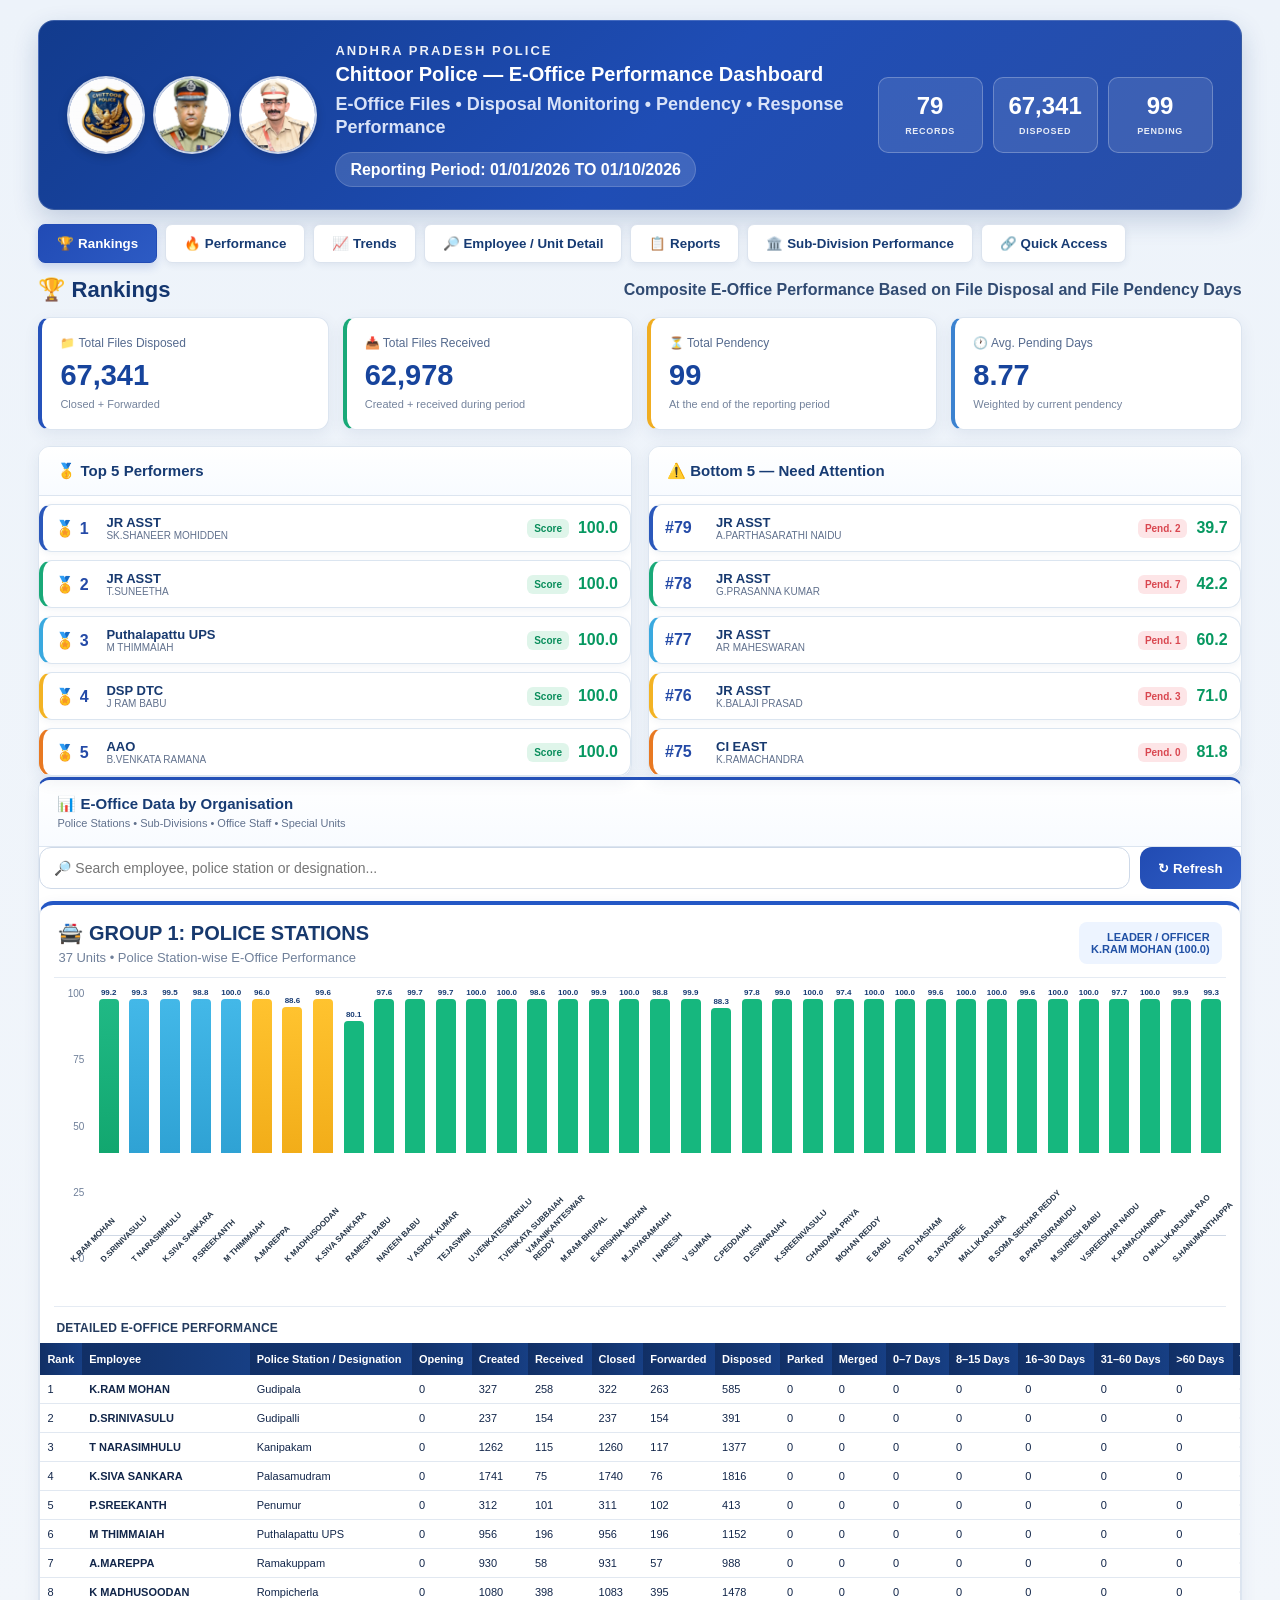
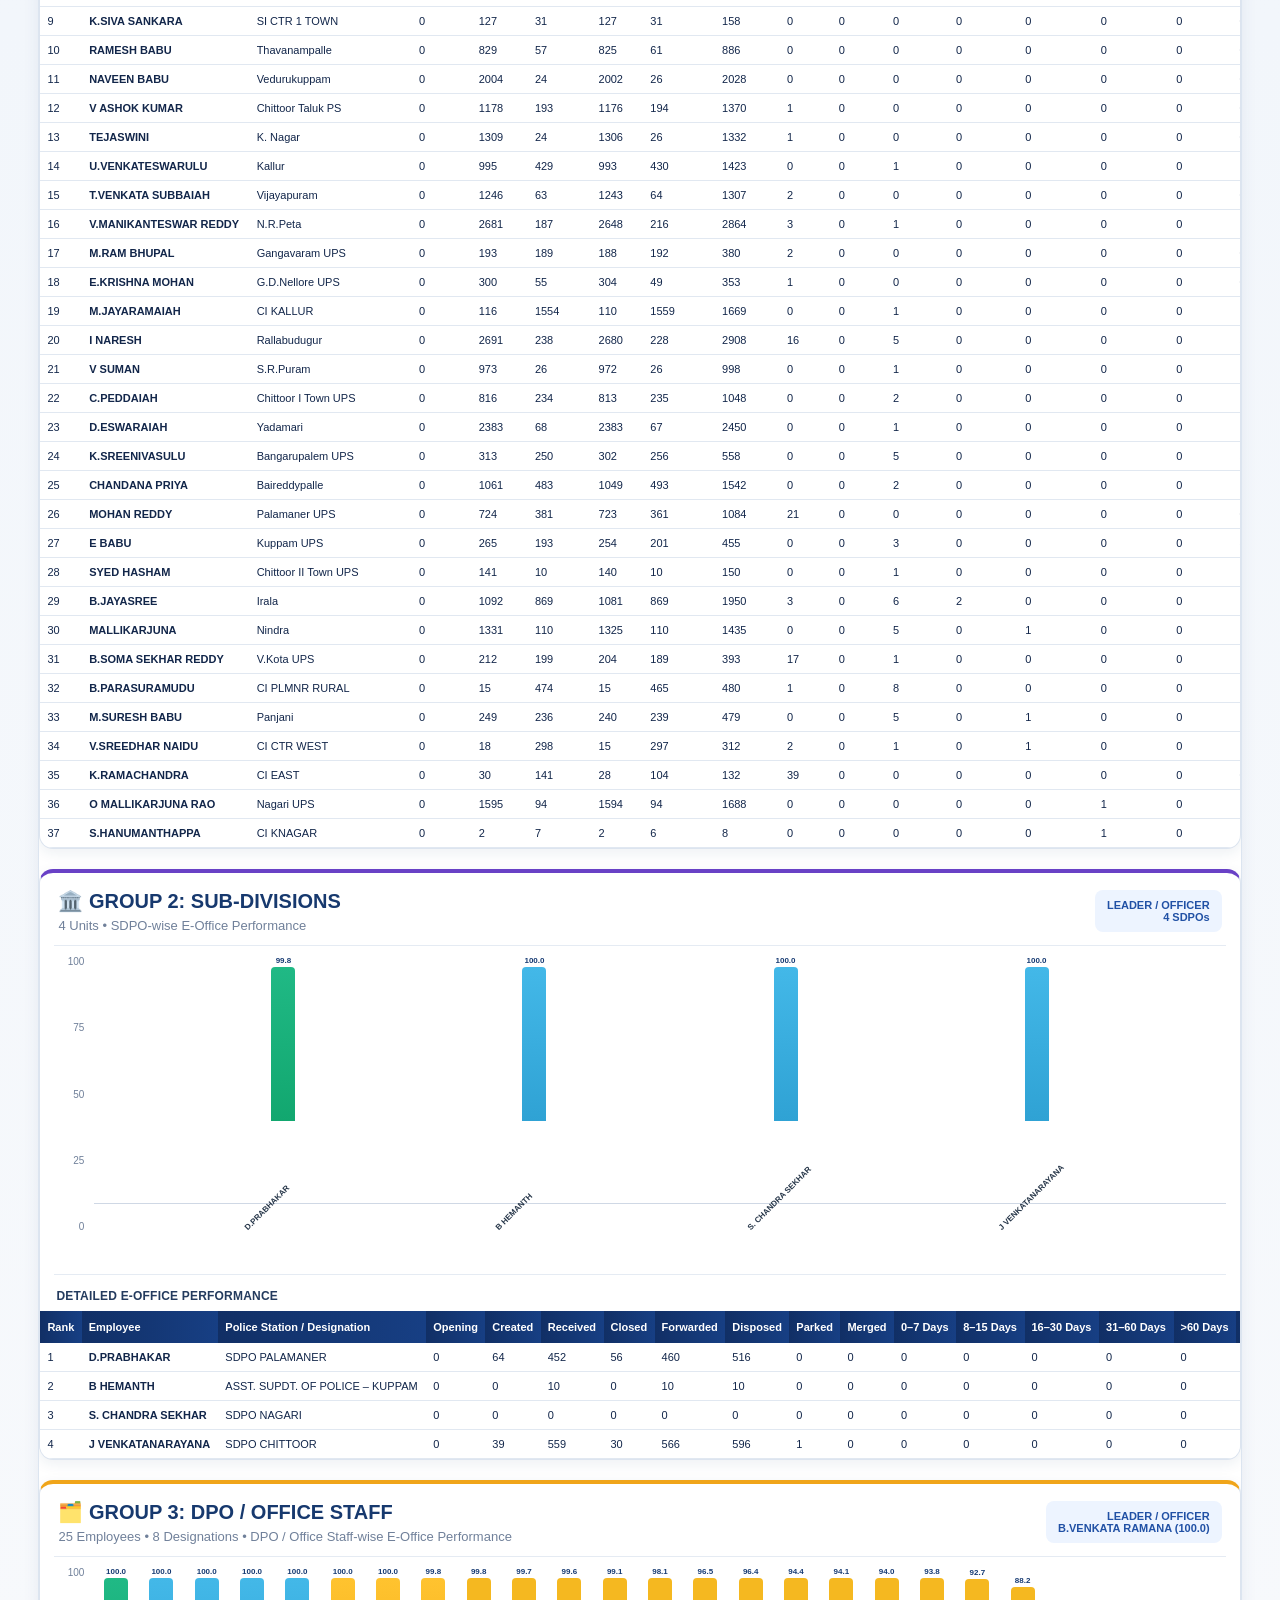
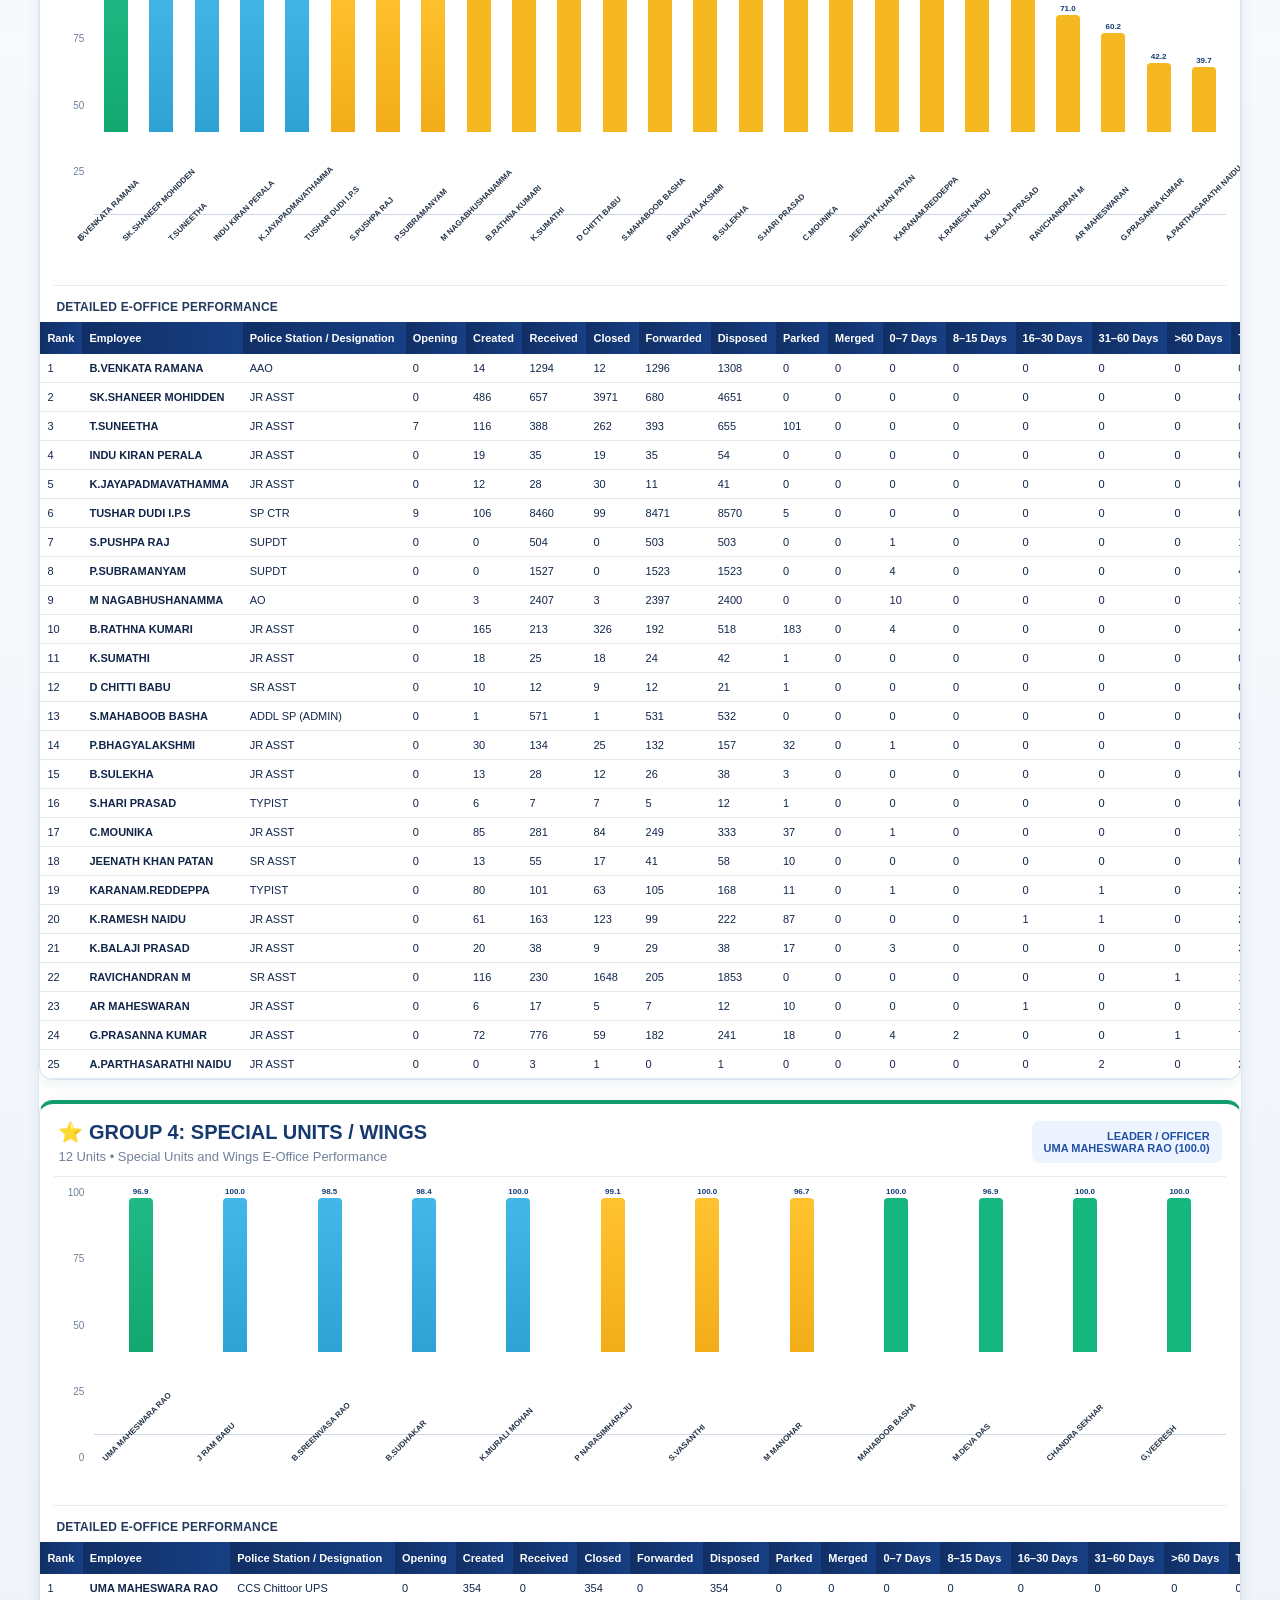
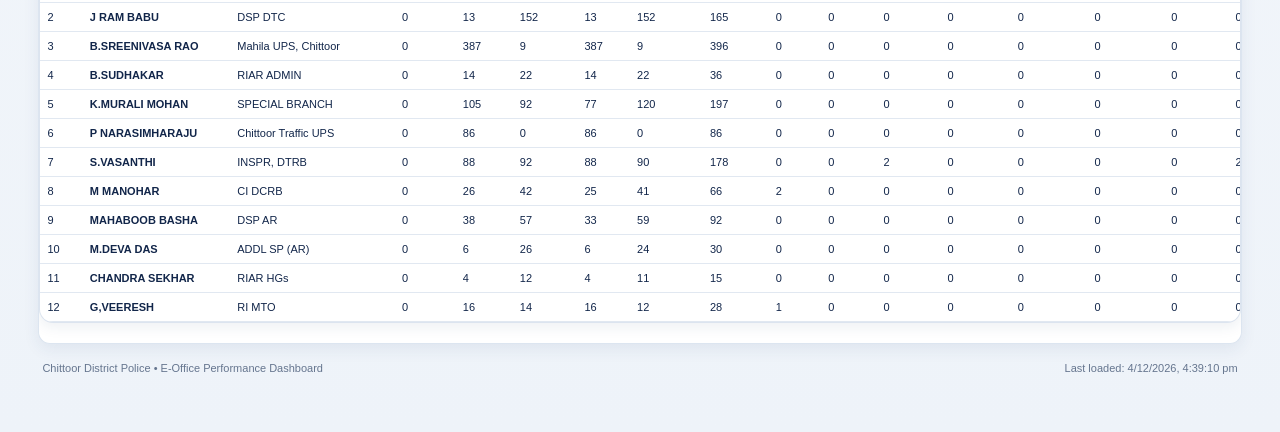
<file: index.html>
<!doctype html>
<html lang="en">
<head>
<meta charset="utf-8">
<meta name="viewport" content="width=device-width,initial-scale=1">
<title>Chittoor Police — E-Office Performance Dashboard</title>
<link rel="stylesheet" href="style.css">
</head>
<body>
<div class="page">
<header class="hero">
  <div class="brand">
    <div class="image-row">
      <div class="header-image"><img src="2222.png" alt="AP Police"></div>
      <div class="header-image"><img src="3333.png" alt="SP"></div>
      <div class="header-image"><img src="4444.png" alt="DGP"></div>
    </div>
    <div class="title-block">
      <div class="eyebrow">ANDHRA PRADESH POLICE</div>
      <h1>Chittoor Police — E-Office Performance Dashboard</h1>
      <p>E-Office Files • Disposal Monitoring • Pendency • Response Performance</p>
      <span class="period" id="period">Loading...</span>
    </div>
  </div>
  <div class="hero-stats">
    <div><strong id="unitCount">0</strong><span>RECORDS</span></div>
    <div><strong id="disposedHero">0</strong><span>DISPOSED</span></div>
    <div><strong id="pendencyHero">0</strong><span>PENDING</span></div>
  </div>
</header>
<nav class="tabs">
  <button class="tab active" data-target="rankings">🏆 Rankings</button>
  <button class="tab" data-target="performance">🔥 Performance</button>
  <button class="tab" data-target="trends">📈 Trends</button>
  <button class="tab" data-target="details">🔎 Employee / Unit Detail</button>
  <button class="tab" data-target="reports">📋 Reports</button>
  <button class="tab" onclick="location.href='subdivision.html'">🏛️ Sub-Division Performance</button>
  <button class="tab" onclick="location.href='quicklinks.html'">🔗 Quick Access</button>
</nav>
<main>
<section id="rankings" class="section active-section">
  <div class="section-title"><h2>🏆 Rankings</h2><span style="font-weight:700;">Composite E-Office Performance Based on File Disposal and File Pendency Days</span></div>
  <div class="cards">
    <article><span>📁 Total Files Disposed</span><strong id="disposedTotal">0</strong><small>Closed + Forwarded</small></article>
    <article><span>📥 Total Files Received</span><strong id="receivedTotal">0</strong><small>Created + received during period</small></article>
    <article><span>⏳ Total Pendency</span><strong id="pendencyTotal">0</strong><small>At the end of the reporting period</small></article>
    <article><span>🕐 Avg. Pending Days</span><strong id="avgPending">0.00</strong><small>Weighted by current pendency</small></article>
  </div>
  <div class="two-col">
    <div class="panel"><div class="panel-head"><h3>🥇 Top 5 Performers</h3></div><div id="topList"></div></div>
    <div class="panel"><div class="panel-head"><h3>⚠️ Bottom 5 — Need Attention</h3></div><div id="bottomList"></div></div>
  </div>
  <div class="panel chart-panel" id="oldCompositePanel">
    <div class="panel-head"><h3>Composite Score — Top E-Office Records</h3><span id="chartNote"></span></div>
    <div class="chart-scroll"><div id="barChart" class="bar-chart"></div></div>
  </div>
  <div class="panel organisation-wrapper">
    <div class="panel-head"><div><h3>📊 E-Office Data by Organisation</h3><span>Police Stations • Sub-Divisions • Office Staff • Special Units</span></div><span id="tableCount">0 records</span></div>
    <div class="toolbar"><input id="searchRank" placeholder="🔎 Search employee, police station or designation..."><button id="refresh" class="refresh">↻ Refresh</button></div>
    <div id="groupSummaryTabs"></div>
    <div id="groupedEoffice"></div>
  </div>
</section>
<section id="performance" class="section"><div class="section-title"><h2>🔥 Performance</h2><span>Disposal and pendency indicators</span></div><div class="panel"><div id="performanceGrid" class="performance-grid"></div></div></section>
<section id="trends" class="section"><div class="section-title"><h2>📈 Trends & Summary</h2><span>Reporting-period summary</span></div><div class="two-col"><div class="panel"><div class="panel-head"><h3>File Movement</h3></div><div id="movementBars" class="simple-bars"></div></div><div class="panel"><div class="panel-head"><h3>Pendency Age</h3></div><div id="pendencyBars" class="simple-bars"></div></div></div></section>
<section id="details" class="section"><div class="section-title"><h2>🔎 Police Station / Employee Detail</h2><span>Search every E-Office record</span></div><div class="panel"><div class="toolbar"><input id="searchDetail" placeholder="🔎 Search employee, station or designation"></div><div class="table-wrap"><table><thead><tr><th>S.No</th><th>Employee</th><th>Station / Designation</th><th>Opening</th><th>Created</th><th>Received</th><th>Closed</th><th>Forwarded</th><th>Disposed</th><th>Parked</th><th>Merged</th><th>Pendency</th><th>Avg Days</th><th>Score</th></tr></thead><tbody id="detailTable"></tbody></table></div></div></section>
<section id="reports" class="section"><div class="section-title"><h2>📋 Reports</h2><span>District figures calculated from data.json</span></div><div class="cards" id="reportCards"></div></section>
</main>
<footer><span>Chittoor District Police • E-Office Performance Dashboard</span><span id="lastLoaded"></span></footer>
</div>
<script src="script.js"></script>
<script src="layout-fix.js"></script>
</body>
</html>
</file>
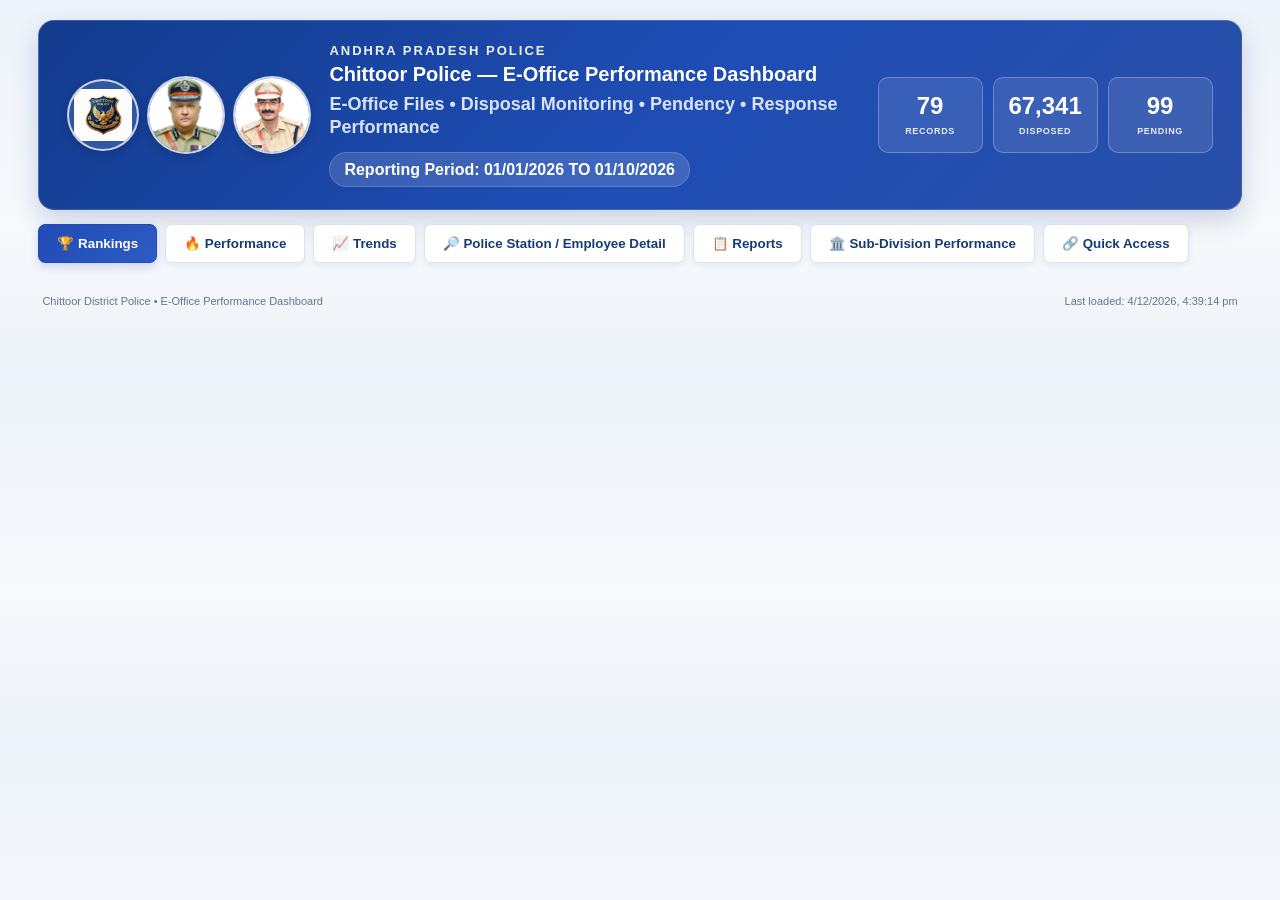
<file: index_fresh.html>
<!doctype html>
<html lang="en">
<head>
<meta charset="utf-8">
<meta name="viewport" content="width=device-width,initial-scale=1">
<title>Chittoor Police — E-Office Performance Dashboard</title>
<link rel="stylesheet" href="style.css">
</head>

<body>
<div class="page">

<header class="hero">
  <div class="brand">
    <div class="image-row">
      <div class="header-image logo-img"><img src="2222.png" alt="AP Police"></div>
      <div class="header-image officer"><img src="3333.png" alt="SP"></div>
      <div class="header-image officer"><img src="4444.png" alt="DGP"></div>
    </div>

    <div class="title-block">
      <div class="eyebrow">ANDHRA PRADESH POLICE</div>
      <h1>Chittoor Police — E-Office Performance Dashboard</h1>
      <p>E-Office Files • Disposal Monitoring • Pendency • Response Performance</p>
      <span class="period" id="period">Loading...</span>
    </div>
  </div>

  <div class="hero-stats">
    <div><strong id="unitCount">0</strong><span>RECORDS</span></div>
    <div><strong id="disposedHero">0</strong><span>DISPOSED</span></div>
    <div><strong id="pendencyHero">0</strong><span>PENDING</span></div>
  </div>
</header>

<nav class="tabs">
  <button class="tab active" data-target="rankings">🏆 Rankings</button>
  <button class="tab" data-target="performance">🔥 Performance</button>
  <button class="tab" data-target="trends">📈 Trends</button>
  <button class="tab" data-target="details">🔎 Police Station / Employee Detail</button>
  <button class="tab" data-target="reports">📋 Reports</button>
  <button class="tab" onclick="location.href='subdivision.html'">🏛️ Sub-Division Performance</button>
  <button class="tab" onclick="location.href='quicklinks.html'">🔗 Quick Access</button>
</nav>

<main>

<section id="rankings" class="section active">
  <div class="section-title">
    <h2>🏆 Rankings</h2>
    <span>Composite E-Office performance based on disposal and pendency indicators</span>
  </div>

  <div class="cards">
    <article><span>📁 Total Files Disposed</span><strong id="disposedTotal">0</strong><small>Closed + Forwarded</small></article>
    <article><span>📥 Total Files Received</span><strong id="receivedTotal">0</strong><small>Created + received during period</small></article>
    <article><span>⏳ Total Pendency</span><strong id="pendencyTotal">0</strong><small>At the end of the reporting period</small></article>
    <article><span>🕐 Avg. Pending Days</span><strong id="avgPending">0.00</strong><small>Weighted by current pendency</small></article>
  </div>

  <div class="two-col">
    <div class="panel">
      <div class="panel-head"><h3>🥇 Top 5 Performers</h3><span>Higher score</span></div>
      <div id="topList"></div>
    </div>
    <div class="panel">
      <div class="panel-head"><h3>⚠️ Bottom 5 — Need Attention</h3><span>Lower score</span></div>
      <div id="bottomList"></div>
    </div>
  </div>

  <div class="panel chart-panel">
    <div class="panel-head">
      <h3>Composite Score — Top E-Office Records</h3>
      <span id="chartNote"></span>
    </div>
    <div class="chart-scroll"><div id="barChart" class="bar-chart"></div></div>
  </div>

  <div class="panel">
    <div class="panel-head">
      <div>
        <h3>📊 E-Office Data by Organisation</h3>
        <span>Police Stations • Sub-Divisions • Office Staff • Special Units</span>
      </div>
      <span id="tableCount">0 records</span>
    </div>

    <div class="toolbar">
      <input id="searchRank" placeholder="🔎 Search employee, police station or designation...">
      <button id="refresh" class="refresh">↻ Refresh</button>
    </div>

    <div id="groupSummaryTabs" class="group-summary-tabs"></div>
    <div id="groupedEoffice" class="grouped-eoffice"></div>
  </div>
</section>

<section id="performance" class="section">
  <div class="section-title">
    <h2>🔥 Performance</h2>
    <span>Disposal and pendency indicators</span>
  </div>
  <div class="panel">
    <div class="toolbar"><input id="perfSearch" placeholder="Search employee / designation / station"></div>
    <div id="performanceGrid" class="performance-grid"></div>
  </div>
</section>

<section id="trends" class="section">
  <div class="section-title">
    <h2>📈 Trends & Summary</h2>
    <span>Reporting-period summary</span>
  </div>
  <div class="two-col">
    <div class="panel"><div class="panel-head"><h3>File Movement</h3></div><div id="movementBars" class="simple-bars"></div></div>
    <div class="panel"><div class="panel-head"><h3>Pendency Age</h3></div><div id="pendencyBars" class="simple-bars"></div></div>
  </div>
</section>

<section id="details" class="section">
  <div class="section-title">
    <h2>🔎 Police Station / Employee Detail</h2>
    <span>Search every E-Office record</span>
  </div>
  <div class="panel">
    <div class="toolbar"><input id="searchDetail" placeholder="🔎 Search employee, station or designation"></div>
    <div class="table-wrap">
      <table>
        <thead>
          <tr>
            <th>S.No</th><th>Employee</th><th>Station / Designation</th>
            <th>Opening</th><th>Created</th><th>Received</th><th>Closed</th>
            <th>Forwarded</th><th>Disposed</th><th>Parked</th><th>Merged</th>
            <th>Pendency</th><th>Avg Days</th><th>Score</th>
          </tr>
        </thead>
        <tbody id="detailTable"></tbody>
      </table>
    </div>
  </div>
</section>

<section id="reports" class="section">
  <div class="section-title">
    <h2>📋 Reports</h2>
    <span>District figures calculated from data.json</span>
  </div>
  <div class="cards" id="reportCards"></div>
</section>

</main>

<footer>
  <span>Chittoor District Police • E-Office Performance Dashboard</span>
  <span id="lastLoaded"></span>
</footer>

</div>
<script src="script.js"></script>
</body>
</html>
</file>
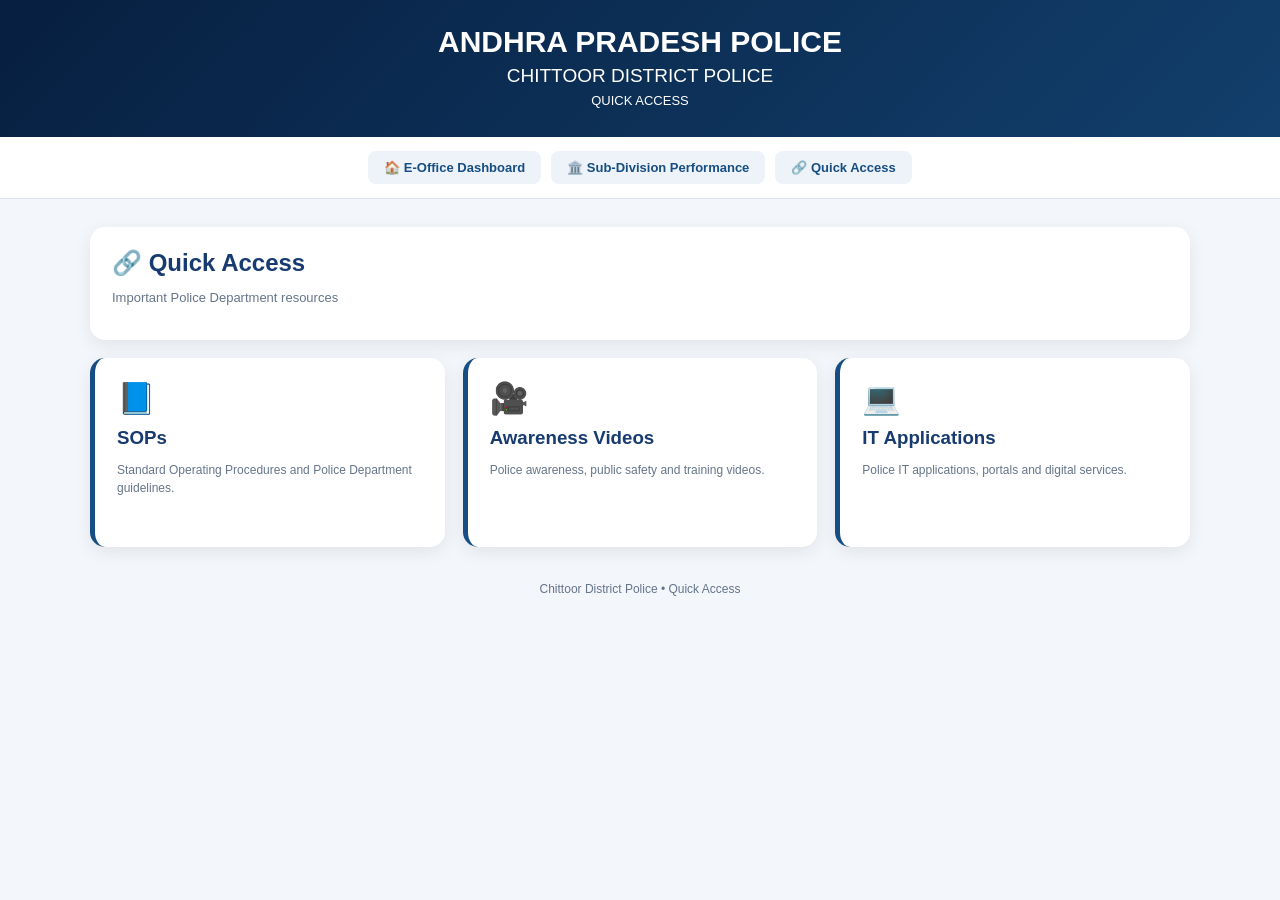
<file: quicklinks.html>
<!DOCTYPE html><html lang="en"><head><meta charset="UTF-8"><meta name="viewport" content="width=device-width, initial-scale=1.0"><title>Chittoor Police — Quick Access</title><style>body{margin:0;font-family:Arial,sans-serif;background:#f3f6fa;color:#173b70}.header{background:linear-gradient(135deg,#071f40,#123f6c);color:white;text-align:center;padding:25px 20px}.header h1{margin:0;font-size:30px}.header h2{margin:6px 0;font-size:19px;font-weight:500}.header p{margin:4px 0;font-size:13px}.navigation{background:white;padding:14px;display:flex;justify-content:center;gap:10px;border-bottom:1px solid #dce3ec}.navigation a{text-decoration:none;background:#eef3f9;color:#164d82;padding:9px 16px;border-radius:8px;font-size:13px;font-weight:600}.container{max-width:1100px;margin:28px auto;padding:0 18px}.title-box,.card{background:white;border-radius:15px;box-shadow:0 5px 18px rgba(0,0,0,.08)}.title-box{padding:22px;margin-bottom:18px}.title-box h2{margin:0}.title-box p{color:#66758a;font-size:13px}.grid{display:grid;grid-template-columns:repeat(3,1fr);gap:18px}.card{min-height:145px;padding:22px;border-left:5px solid #164d82;text-decoration:none;color:#173b70}.icon{font-size:31px;margin-bottom:10px}.card h3{margin:0 0 7px}.card p{color:#66758a;font-size:12px;line-height:1.5}.footer{text-align:center;margin:35px;color:#64748b;font-size:12px}@media(max-width:850px){.grid{grid-template-columns:1fr}}</style></head><body><header class="header"><h1>ANDHRA PRADESH POLICE</h1><h2>CHITTOOR DISTRICT POLICE</h2><p>QUICK ACCESS</p></header><nav class="navigation"><a href="index.html">🏠 E-Office Dashboard</a><a href="subdivision.html">🏛️ Sub-Division Performance</a><a href="quicklinks.html">🔗 Quick Access</a></nav><div class="container"><div class="title-box"><h2>🔗 Quick Access</h2><p>Important Police Department resources</p></div><div class="grid"><a class="card" href="https://drive.google.com/drive/folders/1OTneCnMwI_nsI4-7YDTkQs1KQPkUOnFm?usp=drive_link" target="_blank" rel="noopener"><div class="icon">📘</div><h3>SOPs</h3><p>Standard Operating Procedures and Police Department guidelines.</p></a><a class="card" href="https://drive.google.com/drive/folders/1JVEKYLa0j40n0JLlj2jxXUQK774HlpOB?usp=drive_link" target="_blank" rel="noopener"><div class="icon">🎥</div><h3>Awareness Videos</h3><p>Police awareness, public safety and training videos.</p></a><a class="card" href="https://drive.google.com/drive/folders/1Esu62Kd7NZ_ubNUMI7EvbJ5aHXI6GnXu?usp=drive_link" target="_blank" rel="noopener"><div class="icon">💻</div><h3>IT Applications</h3><p>Police IT applications, portals and digital services.</p></a></div><div class="footer">Chittoor District Police • Quick Access</div></div></body></html>
</file>
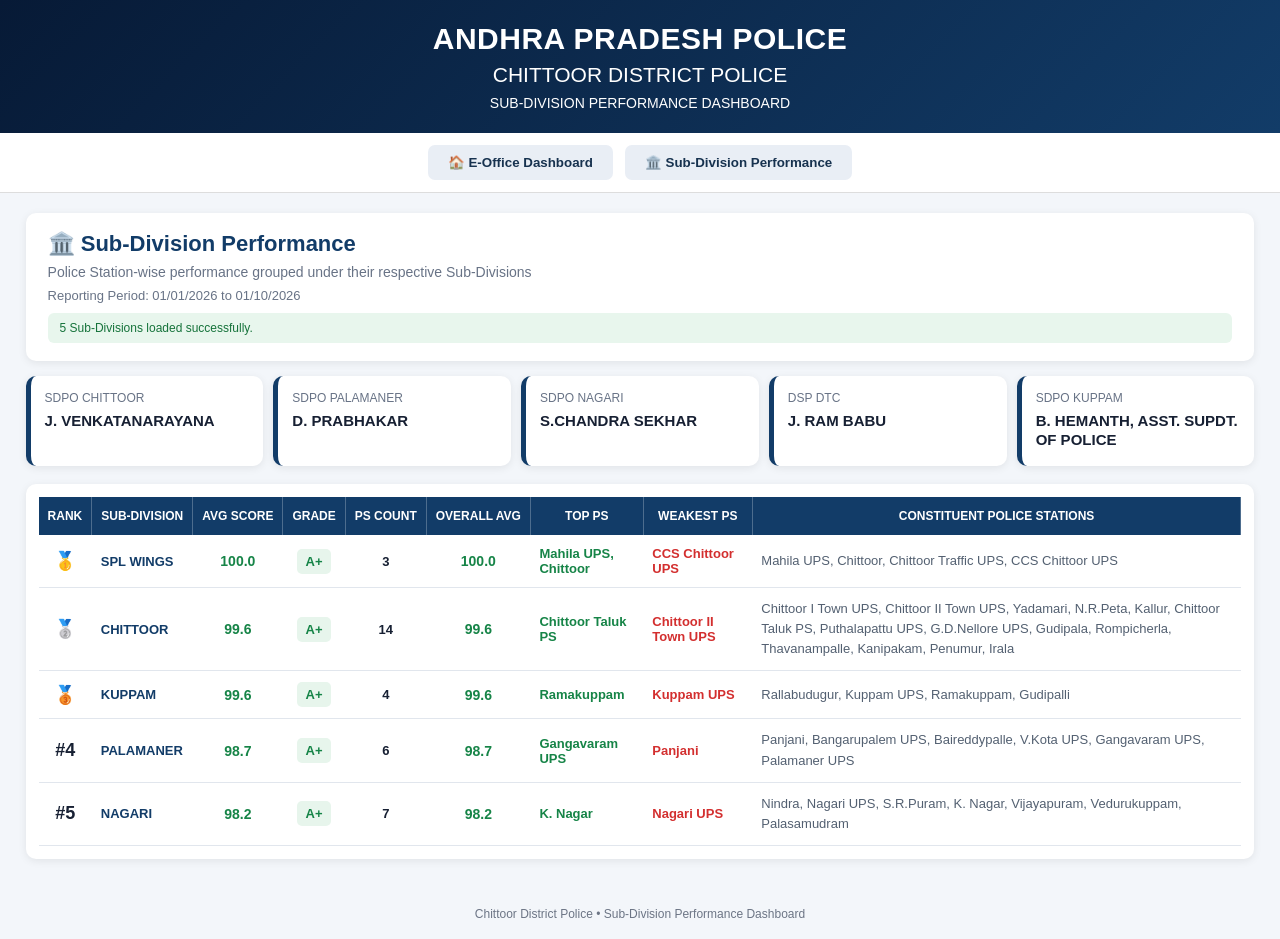
<file: subdivision.html>
<!DOCTYPE html>
<html lang="en">
<head>

<meta charset="UTF-8">

<meta name="viewport"
      content="width=device-width, initial-scale=1.0">

<title>
Chittoor Police - Sub-Division Performance
</title>


<style>

/* =========================================================
   GLOBAL
========================================================= */

*{
    box-sizing:border-box;
}

body{

    margin:0;

    font-family:
    Arial,
    Helvetica,
    sans-serif;

    background:#f3f6fa;

    color:#172033;

}


/* =========================================================
   HEADER
========================================================= */

.header{

    background:
    linear-gradient(
        135deg,
        #071a36,
        #123c68
    );

    color:white;

    padding:22px 30px;

    text-align:center;

    box-shadow:
    0 3px 12px rgba(0,0,0,.20);

}

.header h1{

    margin:0;

    font-size:30px;

    letter-spacing:.5px;

}

.header h2{

    margin:7px 0 0;

    font-size:21px;

    font-weight:500;

}

.header p{

    margin:8px 0 0;

    font-size:14px;

}


/* =========================================================
   NAVIGATION
========================================================= */

.nav{

    background:white;

    padding:12px 20px;

    display:flex;

    justify-content:center;

    gap:12px;

    border-bottom:
    1px solid #ddd;

}

.nav button{

    border:none;

    padding:
    10px 20px;

    border-radius:7px;

    background:#e9eef5;

    cursor:pointer;

    font-weight:bold;

    color:#17324f;

}

.nav button:hover{

    background:#d7e4f2;

}


/* =========================================================
   MAIN CONTAINER
========================================================= */

.container{

    width:96%;

    max-width:1500px;

    margin:
    20px auto 30px;

}


/* =========================================================
   TITLE CARD
========================================================= */

.title-card{

    background:white;

    padding:
    18px 22px;

    border-radius:10px;

    margin-bottom:15px;

    box-shadow:
    0 2px 8px rgba(0,0,0,.08);

}

.title-card h2{

    margin:0;

    color:#123c68;

    font-size:22px;

}

.title-card p{

    margin:
    7px 0 0;

    color:#687386;

    font-size:14px;

}

#status{

    margin-top:8px;

    font-size:13px;

    color:#687386;

}


/* =========================================================
   OFFICER CARDS
========================================================= */

.officer-grid{

    display:grid;

    grid-template-columns:
    repeat(5,1fr);

    gap:10px;

    margin-bottom:18px;

}

.officer-card{

    background:white;

    min-height:90px;

    padding:
    15px 14px;

    border-radius:10px;

    box-shadow:
    0 2px 8px rgba(0,0,0,.08);

    border-left:
    5px solid #123c68;

}

.officer-card .designation{

    font-size:12px;

    color:#687386;

    margin-bottom:7px;

}

.officer-card .name{

    font-size:15px;

    font-weight:bold;

    color:#172033;

    line-height:1.25;

}


/* =========================================================
   TABLE CARD
========================================================= */

.table-card{

    background:white;

    padding:13px;

    border-radius:10px;

    box-shadow:
    0 2px 8px rgba(0,0,0,.08);

    overflow-x:auto;

}


/* =========================================================
   TABLE
========================================================= */

table{

    width:100%;

    min-width:1200px;

    border-collapse:
    collapse;

}

thead th{

    background:#123c68;

    color:white;

    padding:
    12px 9px;

    font-size:12px;

    text-align:center;

    border-right:
    1px solid rgba(255,255,255,.25);

    white-space:nowrap;

}

tbody td{

    padding:
    11px 9px;

    border-bottom:
    1px solid #e1e6ed;

    text-align:center;

    font-size:13px;

    vertical-align:middle;

}

tbody tr:hover{

    background:#f7faff;

}


/* =========================================================
   TABLE CELLS
========================================================= */

.rank{

    font-size:18px;

    font-weight:bold;

    white-space:nowrap;

}

.subdivision{

    text-align:left !important;

    font-weight:bold;

    color:#123c68;

    white-space:nowrap;

}

.score{

    color:#168447;

    font-weight:bold;

    font-size:14px;

}

.grade{

    display:inline-block;

    min-width:34px;

    padding:
    5px 8px;

    border-radius:5px;

    background:#e7f5ec;

    color:#158447;

    font-weight:bold;

}

.top{

    color:#168447;

    font-weight:bold;

    text-align:left !important;

}

.weak{

    color:#d32f2f;

    font-weight:bold;

    text-align:left !important;

}

.stations{

    text-align:left !important;

    line-height:1.55;

    min-width:300px;

    color:#536071;

}


/* =========================================================
   STATION DETAILS
========================================================= */

.station-count{

    font-weight:bold;

}


/* =========================================================
   ERROR BOX
========================================================= */

.error-box{

    display:none;

    margin-top:15px;

    padding:
    18px;

    background:#fde2e2;

    color:#b42318;

    border-radius:8px;

    text-align:center;

    font-weight:bold;

    line-height:1.6;

}


/* =========================================================
   SUCCESS BOX
========================================================= */

.success-box{

    display:none;

    margin-top:10px;

    padding:8px 12px;

    background:#e8f6ed;

    color:#16733b;

    border-radius:6px;

    font-size:12px;

}


/* =========================================================
   FOOTER
========================================================= */

.footer{

    text-align:center;

    padding:
    18px;

    color:#6c7585;

    font-size:12px;

}


/* =========================================================
   RESPONSIVE
========================================================= */

@media(max-width:1100px){

    .officer-grid{

        grid-template-columns:
        repeat(3,1fr);

    }

}


@media(max-width:700px){

    .header h1{

        font-size:23px;

    }

    .header h2{

        font-size:17px;

    }

    .officer-grid{

        grid-template-columns:
        1fr;

    }

    .container{

        width:98%;

    }

    .nav{

        flex-wrap:wrap;

    }

}

</style>

</head>


<body>


<!-- =======================================================
     HEADER
======================================================== -->

<header class="header">

    <h1>
        ANDHRA PRADESH POLICE
    </h1>

    <h2>
        CHITTOOR DISTRICT POLICE
    </h2>

    <p>
        SUB-DIVISION PERFORMANCE DASHBOARD
    </p>

</header>


<!-- =======================================================
     NAVIGATION
======================================================== -->

<nav class="nav">

    <button onclick="goHome()">
        🏠 E-Office Dashboard
    </button>

    <button>
        🏛️ Sub-Division Performance
    </button>

</nav>


<!-- =======================================================
     MAIN
======================================================== -->

<main class="container">


    <!-- TITLE -->

    <section class="title-card">

        <h2>
            🏛️ Sub-Division Performance
        </h2>

        <p>
            Police Station-wise performance grouped under
            their respective Sub-Divisions
        </p>

        <div id="status">
            Loading Sub-Division performance data...
        </div>

        <div id="successBox"
             class="success-box">
        </div>

    </section>



    <!-- ===================================================
         OFFICER CARDS
    ==================================================== -->

    <section class="officer-grid">


        <div class="officer-card">

            <div class="designation">
                SDPO CHITTOOR
            </div>

            <div class="name">
                J. VENKATANARAYANA
            </div>

        </div>


        <div class="officer-card">

            <div class="designation">
                SDPO PALAMANER
            </div>

            <div class="name">
                D. PRABHAKAR
            </div>

        </div>


        <div class="officer-card">

            <div class="designation">
              SDPO NAGARI
            </div>

            <div class="name">
                S.CHANDRA SEKHAR
            </div>

        </div>


        <div class="officer-card">

            <div class="designation">
                DSP DTC
            </div>

            <div class="name">
                J. RAM BABU
            </div>

        </div>


        <div class="officer-card">

            <div class="designation">
                SDPO KUPPAM
            </div>

            <div class="name">
                B. HEMANTH, ASST. SUPDT. OF POLICE
            </div>

        </div>


    </section>



    <!-- ===================================================
         PERFORMANCE TABLE
    ==================================================== -->

    <section class="table-card">

        <table>

            <thead>

                <tr>

                    <th>
                        RANK
                    </th>

                    <th>
                        SUB-DIVISION
                    </th>

                    <th>
                        AVG SCORE
                    </th>

                    <th>
                        GRADE
                    </th>

                    <th>
                        PS COUNT
                    </th>

                    <th>
                        OVERALL AVG
                    </th>

                    <th>
                        TOP PS
                    </th>

                    <th>
                        WEAKEST PS
                    </th>

                    <th>
                        CONSTITUENT POLICE STATIONS
                    </th>

                </tr>

            </thead>


            <tbody id="subDivisionTable">

                <tr>

                    <td colspan="9"
                        style="
                        padding:25px;
                        color:#687386;
                        ">

                        Loading data...

                    </td>

                </tr>

            </tbody>

        </table>


        <!-- ERROR -->

        <div id="errorBox"
             class="error-box">
        </div>


    </section>


</main>


<!-- =======================================================
     FOOTER
======================================================== -->

<footer class="footer">

    Chittoor District Police •
    Sub-Division Performance Dashboard

</footer>



<script>

/* =========================================================
   HOME BUTTON
========================================================= */

function goHome(){

    window.location.href =
        "index.html";

}


/* =========================================================
   GRADE
========================================================= */

function getGrade(score){

    score =
        Number(score) || 0;


    if(score >= 80){

        return "A+";

    }

    if(score >= 70){

        return "A";

    }

    if(score >= 60){

        return "B";

    }

    if(score >= 50){

        return "C";

    }

    return "D";

}


/* =========================================================
   RANK DISPLAY
========================================================= */

function getRankDisplay(rank){

    rank =
        Number(rank);


    if(rank === 1){

        return "🥇";

    }

    if(rank === 2){

        return "🥈";

    }

    if(rank === 3){

        return "🥉";

    }

    return "#" + rank;

}


/* =========================================================
   ESCAPE HTML
========================================================= */

function escapeHTML(value){

    if(value === null ||
       value === undefined){

        return "";

    }


    return String(value)

        .replace(/&/g,"&amp;")

        .replace(/</g,"&lt;")

        .replace(/>/g,"&gt;")

        .replace(/"/g,"&quot;")

        .replace(/'/g,"&#039;");

}


/* =========================================================
   LOAD JSON
========================================================= */

async function loadData(){

    const status =
        document.getElementById(
            "status"
        );


    const table =
        document.getElementById(
            "subDivisionTable"
        );


    const errorBox =
        document.getElementById(
            "errorBox"
        );


    const successBox =
        document.getElementById(
            "successBox"
        );


    try{


        status.textContent =
            "Loading Sub-Division performance data...";


        /*
          IMPORTANT

          This page uses ONLY:

          subdivision_data.json

          It does NOT use:

          data.json
          eoffice_data.json
        */


        const url =
            "subdivision_data.json?ts=" +
            new Date().getTime();


        const response =
            await fetch(url);


        if(!response.ok){

            throw new Error(
                "HTTP " +
                response.status +
                " - subdivision_data.json not found"
            );

        }


        const data =
            await response.json();


        /*
          OUR JSON STRUCTURE:

          {
              reporting:{...},
              subdivisions:[...]
          }
        */


        let subdivisions;


        if(Array.isArray(data)){

            subdivisions =
                data;

        }
        else if(
            data &&
            Array.isArray(
                data.subdivisions
            )
        ){

            subdivisions =
                data.subdivisions;

        }
        else{

            throw new Error(
                "Invalid JSON structure. " +
                "The file must contain a 'subdivisions' array."
            );

        }


        if(
            subdivisions.length === 0
        ){

            throw new Error(
                "No Sub-Division records found."
            );

        }


        /*
          Sort by rank
        */

        subdivisions.sort(
            function(a,b){

                return (
                    Number(a.rank || 999) -
                    Number(b.rank || 999)
                );

            }
        );


        /*
          Clear loading row
        */

        table.innerHTML = "";


        /*
          Build rows
        */

        subdivisions.forEach(
            function(item,index){

                const rank =
                    Number(
                        item.rank ||
                        index + 1
                    );


                const rankDisplay =
                    getRankDisplay(rank);


                const score =
                    Number(
                        item.average_score
                    ) || 0;


                const grade =
                    item.grade ||
                    getGrade(score);


                const psCount =
                    Number(
                        item.ps_count
                    ) || 0;


                /*
                  Station objects
                */

                const stations =
                    Array.isArray(
                        item.stations
                    )
                    ?
                    item.stations
                    :
                    [];


                /*
                  Station names
                */

                let stationNames =
                    stations
                    .map(
                        function(station){

                            return escapeHTML(
                                station.station ||
                                station.name ||
                                ""
                            );

                        }
                    )
                    .filter(
                        function(name){

                            return name !== "";

                        }
                    )
                    .join(", ");


                /*
                  If station list is not
                  inside stations array,
                  use constituent_stations
                */

                if(
                    !stationNames &&
                    Array.isArray(
                        item.constituent_stations
                    )
                ){

                    stationNames =
                        item.constituent_stations
                        .map(
                            function(s){

                                return escapeHTML(s);

                            }
                        )
                        .join(", ");

                }


                if(!stationNames){

                    stationNames =
                        "--";

                }


                /*
                  Create row
                */

                const row =
                    document.createElement("tr");


                row.innerHTML = `

                    <td class="rank">
                        ${rankDisplay}
                    </td>


                    <td class="subdivision">
                        ${escapeHTML(
                            item.subdivision ||
                            "--"
                        )}
                    </td>


                    <td class="score">
                        ${score.toFixed(1)}
                    </td>


                    <td>

                        <span class="grade">

                            ${escapeHTML(
                                grade
                            )}

                        </span>

                    </td>


                    <td class="station-count">
                        ${psCount}
                    </td>


                    <td class="score">
                        ${score.toFixed(1)}
                    </td>


                    <td class="top">

                        ${escapeHTML(
                            item.top_ps ||
                            "--"
                        )}

                    </td>


                    <td class="weak">

                        ${escapeHTML(
                            item.weakest_ps ||
                            "--"
                        )}

                    </td>


                    <td class="stations">

                        ${stationNames}

                    </td>

                `;


                table.appendChild(row);

            }
        );


        /*
          Reporting period
        */

        if(
            data.reporting &&
            data.reporting.from &&
            data.reporting.to
        ){

            status.textContent =
                "Reporting Period: " +
                data.reporting.from +
                " to " +
                data.reporting.to;

        }
        else{

            status.textContent =
                "Sub-Division performance data loaded successfully.";

        }


        /*
          Success message
        */

        successBox.style.display =
            "block";

        successBox.textContent =
            subdivisions.length +
            " Sub-Divisions loaded successfully.";


    }
    catch(error){

        console.error(
            "Sub-Division JSON Error:",
            error
        );


        status.textContent =
            "Unable to load Sub-Division performance data.";


        table.innerHTML = "";


        errorBox.style.display =
            "block";


        errorBox.innerHTML = `

            Unable to load
            <b>subdivision_data.json</b>.

            <br><br>

            <b>Error:</b>
            ${escapeHTML(
                error.message
            )}

            <br><br>

            Please make sure
            <b>subdivision_data.json</b>
            is uploaded in the same GitHub
            repository folder as
            <b>subdivision.html</b>.

        `;

    }

}


/* =========================================================
   START
========================================================= */

loadData();

</script>


</body>
</html>
</file>
<file: style.css>
*{box-sizing:border-box}
:root{
  --navy:#0b2a63;--blue:#1f4fc4;--blue2:#3f6fe0;--bg:#eef4fc;
  --text:#12264a;--muted:#61718d;--white:#fff;--line:#d9e4f2;
  --green:#11a86b;--red:#e45d68;--gold:#f2b632;--shadow:0 10px 28px rgba(18,49,105,.12)
}
body{margin:0;font-family:Arial,Helvetica,sans-serif;background:linear-gradient(180deg,#e8f0fb 0,#f8faff 70%);color:var(--text)}
.page{width:min(1500px,94%);margin:20px auto 40px}
.hero{background:linear-gradient(135deg,#09245a 0%,#123d88 48%,#285bd0 100%);color:#fff;border-radius:22px;padding:22px 28px;box-shadow:0 12px 30px rgba(10,43,105,.24);display:flex;justify-content:space-between;gap:25px;align-items:center}
.brand{display:flex;align-items:center;gap:18px}.logo-row{display:flex;gap:7px}.logo-circle{width:52px;height:52px;border-radius:50%;background:rgba(255,255,255,.14);border:2px solid rgba(255,255,255,.7);display:grid;place-items:center;font-weight:800;font-size:14px}
.eyebrow{font-size:13px;letter-spacing:2px;font-weight:800;color:#f6da86}.hero h1{margin:4px 0 7px;font-size:26px}.hero p{margin:0 0 12px;font-size:13px;opacity:.92}.period{display:inline-block;background:rgba(255,255,255,.13);padding:7px 12px;border-radius:20px;font-size:12px;font-weight:700}
.hero-stats{display:flex;gap:10px}.hero-stats div{min-width:105px;text-align:center;padding:14px 12px;border:1px solid rgba(255,255,255,.24);border-radius:14px;background:rgba(255,255,255,.11)}.hero-stats strong{display:block;font-size:24px}.hero-stats span{font-size:9px;font-weight:800;letter-spacing:.7px;opacity:.88}
.tabs{display:flex;gap:8px;flex-wrap:wrap;margin:20px 0}.tab{border:1px solid #d9e3f2;background:#fff;color:#234170;padding:11px 18px;border-radius:22px;font-weight:700;box-shadow:0 3px 12px rgba(35,57,100,.08);cursor:pointer}.tab.active{background:linear-gradient(135deg,#1746b4,#2e63d3);color:#fff;border-color:#1746b4}.tab:hover{transform:translateY(-1px);border-color:#8eabe0}
.section{display:none}.active-section{display:block}.section-title{display:flex;justify-content:space-between;align-items:center;margin:10px 0 14px}.section-title>div{display:flex;align-items:center;gap:9px}.section-title h2{margin:0;font-size:22px;color:#102d62}.section-icon{font-size:22px}.subtext{font-size:12px;color:var(--muted)}
.cards{display:grid;grid-template-columns:repeat(4,1fr);gap:14px;margin-bottom:16px}.metric-card,.panel{background:#fff;border:1px solid rgba(208,221,239,.95);border-radius:17px;box-shadow:var(--shadow)}.metric-card{padding:18px}.metric-card span{display:block;color:#566b8f;font-size:12px}.metric-card strong{display:block;color:#1748a7;font-size:29px;margin:9px 0 5px}.metric-card small{color:#74839c}
.two-col{display:grid;grid-template-columns:1fr 1fr;gap:16px}.panel{overflow:hidden}.panel-head{display:flex;justify-content:space-between;align-items:center;padding:15px 18px;border-bottom:1px solid var(--line);background:linear-gradient(180deg,#fff,#fbfdff)}.panel-head h3{margin:0;font-size:15px;color:#173b73}.panel-head span{font-size:11px;color:var(--muted)}
.rank-list{padding:9px 14px 14px;background:#fbfdff}.rank-item{display:grid;grid-template-columns:42px 1fr auto auto;gap:9px;align-items:center;background:linear-gradient(180deg,#f7faff,#eef4fb);border:1px solid #d9e4f2;border-radius:13px;padding:10px 12px;margin-top:8px;box-shadow:0 2px 7px rgba(30,65,120,.06)}.rank-num{font-weight:800;color:#244aa7}.rank-name{font-weight:800;font-size:13px;overflow:hidden;text-overflow:ellipsis;white-space:nowrap;color:#17396f}.rank-meta{font-size:10px;color:var(--muted)}.score{font-weight:900;color:#079861}.badge{padding:4px 7px;border-radius:6px;font-size:10px;font-weight:800;background:#dff5ea;color:#098d5b}.badge.red{background:#fde5e7;color:#d94750}
.chart-panel{margin-top:16px}.bar-chart{height:300px;display:flex;align-items:flex-end;gap:5px;padding:22px 18px 18px;overflow-x:auto}.bar{min-width:22px;border-radius:6px 6px 2px 2px;background:linear-gradient(180deg,#4b78e4,#1747b5);position:relative}.bar:hover{background:#123c9d}.bar span{position:absolute;top:-17px;left:50%;transform:translateX(-50%);font-size:9px;font-weight:800;color:#183b76}.bar label{position:absolute;bottom:-18px;left:50%;transform:translateX(-50%) rotate(-55deg);transform-origin:top left;font-size:8px;white-space:nowrap;color:#5d6b83}
.performance-grid{padding:14px;display:grid;grid-template-columns:repeat(2,1fr);gap:10px}.perf{padding:13px;border:1px solid var(--line);border-radius:12px;background:#f7faff}.perf-head{display:flex;justify-content:space-between;font-weight:800;font-size:12px}.progress{height:8px;background:#e4ebf5;border-radius:10px;margin:9px 0 5px;overflow:hidden}.progress i{display:block;height:100%;background:linear-gradient(90deg,#12a66a,#20c486);border-radius:10px}.perf small{color:var(--muted)}
.summary-bars{padding:18px}.summary-row{display:grid;grid-template-columns:150px 1fr 65px;align-items:center;gap:10px;margin:13px 0;font-size:12px}.summary-row .track{height:12px;background:#e8eef7;border-radius:10px;overflow:hidden}.summary-row i{display:block;height:100%;background:linear-gradient(90deg,#2858c8,#4c78e4);border-radius:10px}.summary-row strong{text-align:right}
.toolbar{display:flex;gap:10px;margin-bottom:12px}.toolbar input{flex:1;border:1px solid #cddbeb;border-radius:12px;padding:12px 14px;font-size:14px;outline:none}.toolbar input:focus{border-color:#4770d8;box-shadow:0 0 0 3px rgba(71,112,216,.10)}.refresh{border:0;border-radius:12px;padding:0 18px;background:linear-gradient(135deg,#1748ae,#2d62cf);color:#fff;font-weight:800;cursor:pointer}
.table-wrap{overflow:auto}table{width:100%;border-collapse:collapse;font-size:12px}th{background:linear-gradient(90deg,#102f70,#19499f);color:#fff;padding:12px;text-align:left;position:sticky;top:0}td{padding:11px;border-bottom:1px solid #e5ecf5}tr:hover td{background:#f3f7fd}.score-cell{font-weight:900;color:#079861}
.report-box{padding:20px}.report-grid{display:grid;grid-template-columns:repeat(3,1fr);gap:12px}.report-item{background:#f5f8fd;border:1px solid var(--line);border-radius:12px;padding:14px}.report-item span{display:block;color:var(--muted);font-size:11px}.report-item strong{display:block;font-size:20px;color:#19449d;margin-top:5px}
footer{display:flex;justify-content:space-between;color:#6b7890;font-size:11px;padding:18px 4px}
@media(max-width:900px){.hero{flex-direction:column;align-items:flex-start}.hero-stats{width:100%}.hero-stats div{flex:1}.cards{grid-template-columns:repeat(2,1fr)}.two-col{grid-template-columns:1fr}.performance-grid{grid-template-columns:1fr}}
@media(max-width:560px){.page{width:96%}.brand{align-items:flex-start}.logo-row{display:none}.hero h1{font-size:21px}.cards{grid-template-columns:1fr}.hero-stats{gap:5px}.hero-stats div{min-width:0}.tabs{gap:5px}.tab{padding:9px 11px;font-size:11px}.section-title{display:block}.subtext{display:block;margin-top:5px}.report-grid{grid-template-columns:1fr}}


/* =========================================================
   COMPACT HEADER IMAGES
   Keeps the 3 header images small and aligned like a
   professional Smart Policing dashboard.
========================================================= */
.image-row{
  display:flex !important;
  align-items:center !important;
  gap:8px !important;
  flex:0 0 auto !important;
  height:78px !important;
}
.header-image{
  height:78px !important;
  width:78px !important;
  border-radius:50% !important;
  overflow:hidden !important;
  background:rgba(255,255,255,.12) !important;
  border:2px solid rgba(255,255,255,.75) !important;
  box-shadow:0 3px 10px rgba(0,0,0,.18) !important;
  display:flex !important;
  align-items:center !important;
  justify-content:center !important;
}
.header-image.logo-img{
  width:72px !important;
  height:72px !important;
}
.header-image img{
  width:100% !important;
  height:100% !important;
  object-fit:cover !important;
  display:block !important;
}
.header-image.logo-img img{
  object-fit:contain !important;
  padding:5px !important;
}
.brand{
  min-width:0 !important;
  align-items:center !important;
}
.title-block{
  min-width:0 !important;
}
.title-block h1{
  line-height:1.12 !important;
}
@media(max-width:900px){
  .image-row{
    height:64px !important;
  }
  .header-image,
  .header-image.logo-img{
    width:58px !important;
    height:58px !important;
  }
}
@media(max-width:560px){
  .image-row{
    height:52px !important;
  }
  .header-image,
  .header-image.logo-img{
    width:46px !important;
    height:46px !important;
  }
}


/* =========================================================
   FIX: METRIC CARD ALIGNMENT
   The current HTML uses plain <article> elements inside .cards.
   Style them directly so labels, values and subtitles align
   exactly like the original dashboard cards.
========================================================= */
.cards > article{
  display:block !important;
  min-width:0 !important;
  padding:18px !important;
  background:#fff !important;
  border:1px solid rgba(208,221,239,.95) !important;
  border-radius:17px !important;
  box-shadow:var(--shadow) !important;
}
.cards > article > span{
  display:block !important;
  color:#566b8f !important;
  font-size:12px !important;
  line-height:1.25 !important;
  margin:0 !important;
}
.cards > article > strong{
  display:block !important;
  color:#1748a7 !important;
  font-size:29px !important;
  line-height:1.1 !important;
  margin:9px 0 5px !important;
  white-space:nowrap !important;
}
.cards > article > small{
  display:block !important;
  color:#74839c !important;
  font-size:11px !important;
  line-height:1.3 !important;
  margin:0 !important;
}


/* =========================================================
   REPORTS — VERTICAL LAYOUT
   Each report item is displayed one below another.
========================================================= */
.report-grid{
  display:flex !important;
  flex-direction:column !important;
  gap:10px !important;
  width:100% !important;
  max-width:760px !important;
}
.report-grid .report-item{
  width:100% !important;
  min-height:58px !important;
  display:flex !important;
  align-items:center !important;
  justify-content:space-between !important;
  gap:20px !important;
  padding:13px 18px !important;
  background:linear-gradient(180deg,#f7faff,#eef4fb) !important;
  border:1px solid #d9e4f2 !important;
  border-radius:12px !important;
  box-shadow:0 2px 7px rgba(30,65,120,.06) !important;
}
.report-grid .report-item span{
  display:block !important;
  color:#52698d !important;
  font-size:12px !important;
  font-weight:600 !important;
}
.report-grid .report-item strong{
  display:block !important;
  color:#1748a7 !important;
  font-size:20px !important;
  font-weight:900 !important;
  white-space:nowrap !important;
}
@media(max-width:560px){
  .report-grid{max-width:100% !important}
  .report-grid .report-item{padding:11px 13px !important}
}

/* =========================================================
   AP SMART POLICING COLOUR THEME + GROUP CHART FIX
   Added without changing dashboard data/calculations.
========================================================= */

/* Overall Smart Policing background */
body{
  background:linear-gradient(180deg,#edf3fa 0%,#f7f9fc 62%,#eef3f9 100%) !important;
}

/* Main hero — AP Smart Policing style */
.hero{
  background:linear-gradient(135deg,#123b8d 0%,#1f4db5 52%,#294fa8 100%) !important;
  border:1px solid rgba(255,255,255,.16) !important;
  border-radius:16px !important;
  box-shadow:0 10px 26px rgba(20,55,120,.20) !important;
}
.eyebrow{color:#ffffff !important;opacity:.92}
.hero h1{color:#fff !important}
.hero p{color:#e9f0ff !important}
.period{
  background:rgba(255,255,255,.14) !important;
  border:1px solid rgba(255,255,255,.16) !important;
}

/* Header statistic boxes */
.hero-stats div{
  background:rgba(255,255,255,.10) !important;
  border:1px solid rgba(255,255,255,.25) !important;
  border-radius:10px !important;
}

/* Navigation — clean blue active tab */
.tabs{margin-top:14px !important;margin-bottom:14px !important}
.tab{
  border:1px solid #dbe3ee !important;
  background:#fff !important;
  color:#173b73 !important;
  border-radius:7px !important;
  box-shadow:0 2px 7px rgba(30,55,100,.08) !important;
}
.tab.active{
  background:linear-gradient(135deg,#214bb5,#2d5bc4) !important;
  border-color:#214bb5 !important;
  color:#fff !important;
  box-shadow:0 4px 10px rgba(33,75,181,.20) !important;
}

/* Section headings */
.section-title h2{
  color:#14366f !important;
}
.section-title{
  color:#314b72 !important;
}

/* Cards — Smart Policing white cards with blue accent */
.metric-card,
.cards > article,
.panel{
  background:#fff !important;
  border:1px solid #dce5f0 !important;
  border-radius:12px !important;
  box-shadow:0 5px 16px rgba(35,65,110,.08) !important;
}

.cards > article{
  border-left:4px solid #2552bb !important;
}
.cards > article:nth-child(2){border-left-color:#19a978 !important}
.cards > article:nth-child(3){border-left-color:#f0ad21 !important}
.cards > article:nth-child(4){border-left-color:#3b82d0 !important}

.metric-card strong,
.cards > article > strong{
  color:#17449c !important;
}

/* Panel headings */
.panel-head{
  background:linear-gradient(180deg,#ffffff 0%,#f8fbff 100%) !important;
  border-bottom:1px solid #dce5f0 !important;
}
.panel-head h3{
  color:#173b73 !important;
}

/* Ranking list */
.rank-list{background:#f8fbff !important}
.rank-item{
  background:#fff !important;
  border:1px solid #dbe5f0 !important;
  border-left:4px solid #2b58bb !important;
}
.rank-item:nth-child(2){border-left-color:#19a978 !important}
.rank-item:nth-child(3){border-left-color:#3aa9df !important}
.rank-item:nth-child(4){border-left-color:#f3b324 !important}
.rank-item:nth-child(5){border-left-color:#e87922 !important}

/* Performance progress bars */
.progress{
  background:#e7edf5 !important;
}
.progress i{
  background:linear-gradient(90deg,#16a876,#22c486) !important;
}

/* Summary bars */
.summary-row .track{
  background:#e7edf5 !important;
}
.summary-row i{
  background:linear-gradient(90deg,#2451b7,#3d75d5) !important;
}

/* Main table — AP Smart Policing navy header */
table th{
  background:linear-gradient(90deg,#112f65,#173f84) !important;
  color:#fff !important;
}
table td{
  border-bottom:1px solid #e1e8f1 !important;
}
table tr:hover td{
  background:#f2f7ff !important;
}
.score-cell{
  color:#079761 !important;
}

/* Search and refresh */
.toolbar input{
  border:1px solid #ced9e8 !important;
  background:#fff !important;
}
.refresh{
  background:linear-gradient(135deg,#214bb2,#315fc8) !important;
}

/* Existing composite chart */
.chart-panel{
  border-top:3px solid #2552bb !important;
}
.chart-scroll{
  width:100% !important;
  overflow-x:auto !important;
  overflow-y:hidden !important;
}
.bar-chart{
  min-height:320px !important;
  height:320px !important;
  background:#fff !important;
}
.bar{
  background:linear-gradient(180deg,#3a9ed8,#2a79bd) !important;
}
.bar:hover{
  background:#2168a9 !important;
}

/* =========================================================
   GROUPED E-OFFICE PERFORMANCE CHART
   Prevent the unwanted vertical scrollbar and use the full
   available chart width.
========================================================= */
.group-chart,
.group-chart-wrap,
.group-chart-container,
.group-performance-chart,
.eoffice-group-chart{
  width:100% !important;
  max-width:100% !important;
  height:360px !important;
  min-height:360px !important;
  overflow:hidden !important;
  position:relative !important;
  box-sizing:border-box !important;
}

/* Common chart inner containers */
.group-chart > div,
.group-chart-wrap > div,
.group-chart-container > div,
.group-performance-chart > div,
.eoffice-group-chart > div{
  max-width:100% !important;
}

/* Canvas/SVG charts */
.group-chart canvas,
.group-chart-wrap canvas,
.group-chart-container canvas,
.group-performance-chart canvas,
.eoffice-group-chart canvas,
.group-chart svg,
.group-chart-wrap svg,
.group-chart-container svg,
.group-performance-chart svg,
.eoffice-group-chart svg{
  width:100% !important;
  max-width:100% !important;
  height:100% !important;
  display:block !important;
}

/* If the dashboard uses HTML bars, remove clipping/scrolling
   from their parent and make the bars colourful. */
.group-chart .bar,
.group-chart-wrap .bar,
.group-chart-container .bar,
.group-performance-chart .bar,
.eoffice-group-chart .bar{
  background:linear-gradient(180deg,#21b987,#12a56f) !important;
  border-radius:5px 5px 1px 1px !important;
}

/* Colour sequence similar to AP Smart Policing:
   green → blue → blue → blue → yellow → orange */
.group-chart .bar:nth-child(3n+2),
.group-chart-wrap .bar:nth-child(3n+2),
.group-chart-container .bar:nth-child(3n+2){
  background:linear-gradient(180deg,#42b8e8,#2f9ed0) !important;
}
.group-chart .bar:nth-child(3n+3),
.group-chart-wrap .bar:nth-child(3n+3),
.group-chart-container .bar:nth-child(3n+3){
  background:linear-gradient(180deg,#38afe0,#2d93c5) !important;
}
.group-chart .bar:nth-child(6n),
.group-chart-wrap .bar:nth-child(6n),
.group-chart-container .bar:nth-child(6n){
  background:linear-gradient(180deg,#ffc32f,#f1aa18) !important;
}

/* Group cards/headers */
.organisation-wrapper{
  border-top:3px solid #2552bb !important;
}
#groupSummaryTabs{
  background:#f7faff !important;
}

/* Grouped sections created dynamically by script */
#groupedEoffice > div{
  border-radius:14px !important;
}
#groupedEoffice h3{
  color:#173b73 !important;
}

/* Report cards */
.report-grid .report-item{
  background:linear-gradient(180deg,#ffffff,#f5f8fc) !important;
  border:1px solid #dbe4ef !important;
}
.report-grid .report-item strong{
  color:#17449c !important;
}

/* Footer */
footer{
  color:#65758e !important;
}

/* Mobile */
@media(max-width:900px){
  .group-chart,
  .group-chart-wrap,
  .group-chart-container,
  .group-performance-chart,
  .eoffice-group-chart{
    height:330px !important;
    min-height:330px !important;
  }
}


/* =========================================================
   FINAL FIX — GROUPED E-OFFICE / DPO OFFICE STAFF CHART
   The chart is generated by layout-fix.js using .ap-final-*.
========================================================= */

/* Use the complete available chart width */
.ap-final-chart{
  width:calc(100% - 28px) !important;
  height:245px !important;
  overflow:hidden !important;
  box-sizing:border-box !important;
}

/* Remove the unwanted vertical scrollbar */
.ap-final-chart .ap-bars{
  left:40px !important;
  right:0 !important;
  top:10px !important;
  bottom:42px !important;
  width:auto !important;
  height:auto !important;
  overflow:hidden !important;
  justify-content:space-evenly !important;
  gap:10px !important;
  box-sizing:border-box !important;
}

/* Make all bars spread across the full chart */
.ap-final-chart .ap-bar-item{
  flex:1 1 0 !important;
  min-width:55px !important;
  max-width:120px !important;
  height:100% !important;
  box-sizing:border-box !important;
}

/* AP Smart Policing-style colours:
   1st = green, middle = blue, lower ranks = yellow */
.ap-final-chart .ap-bar-item:nth-child(1) .ap-bar{
  background:linear-gradient(180deg,#20b985,#12a76f) !important;
}
.ap-final-chart .ap-bar-item:nth-child(2) .ap-bar,
.ap-final-chart .ap-bar-item:nth-child(3) .ap-bar,
.ap-final-chart .ap-bar-item:nth-child(4) .ap-bar,
.ap-final-chart .ap-bar-item:nth-child(5) .ap-bar{
  background:linear-gradient(180deg,#43b8e8,#2fa2d4) !important;
}
.ap-final-chart .ap-bar-item:nth-child(6) .ap-bar,
.ap-final-chart .ap-bar-item:nth-child(7) .ap-bar,
.ap-final-chart .ap-bar-item:nth-child(8) .ap-bar{
  background:linear-gradient(180deg,#ffc32f,#f2ad19) !important;
}

/* Keep the value labels clear */
.ap-final-chart .ap-bar-value{
  color:#173b73 !important;
  font-weight:900 !important;
}

/* Slightly cleaner group header */
.ap-final-group{
  border-radius:14px !important;
  box-shadow:0 4px 14px rgba(30,60,100,.08) !important;
}

/* GROUP 3 DPO / OFFICE STAFF accent */
.ap-final-group:nth-child(3){
  border-top-color:#f0a51a !important;
}

/* Responsive */
@media(max-width:800px){
  .ap-final-chart .ap-bars{
    justify-content:space-between !important;
    gap:5px !important;
  }
  .ap-final-chart .ap-bar-item{
    min-width:42px !important;
  }
}
/* ===== HEADER TEXT SIZE ===== */

.title-block h1 {
  font-size: 20px !important;
  font-weight: 800 !important;
  line-height: 1.2 !important;
}

.title-block p {
  font-size: 18px !important;
  font-weight: 700 !important;
  line-height: 1.3 !important;
}

.title-block .period {
  font-size: 16px !important;
  font-weight: 800 !important;
  padding: 7px 14px !important;
  display: inline-block !important;
  line-height: 1.2 !important;
}
</file>
